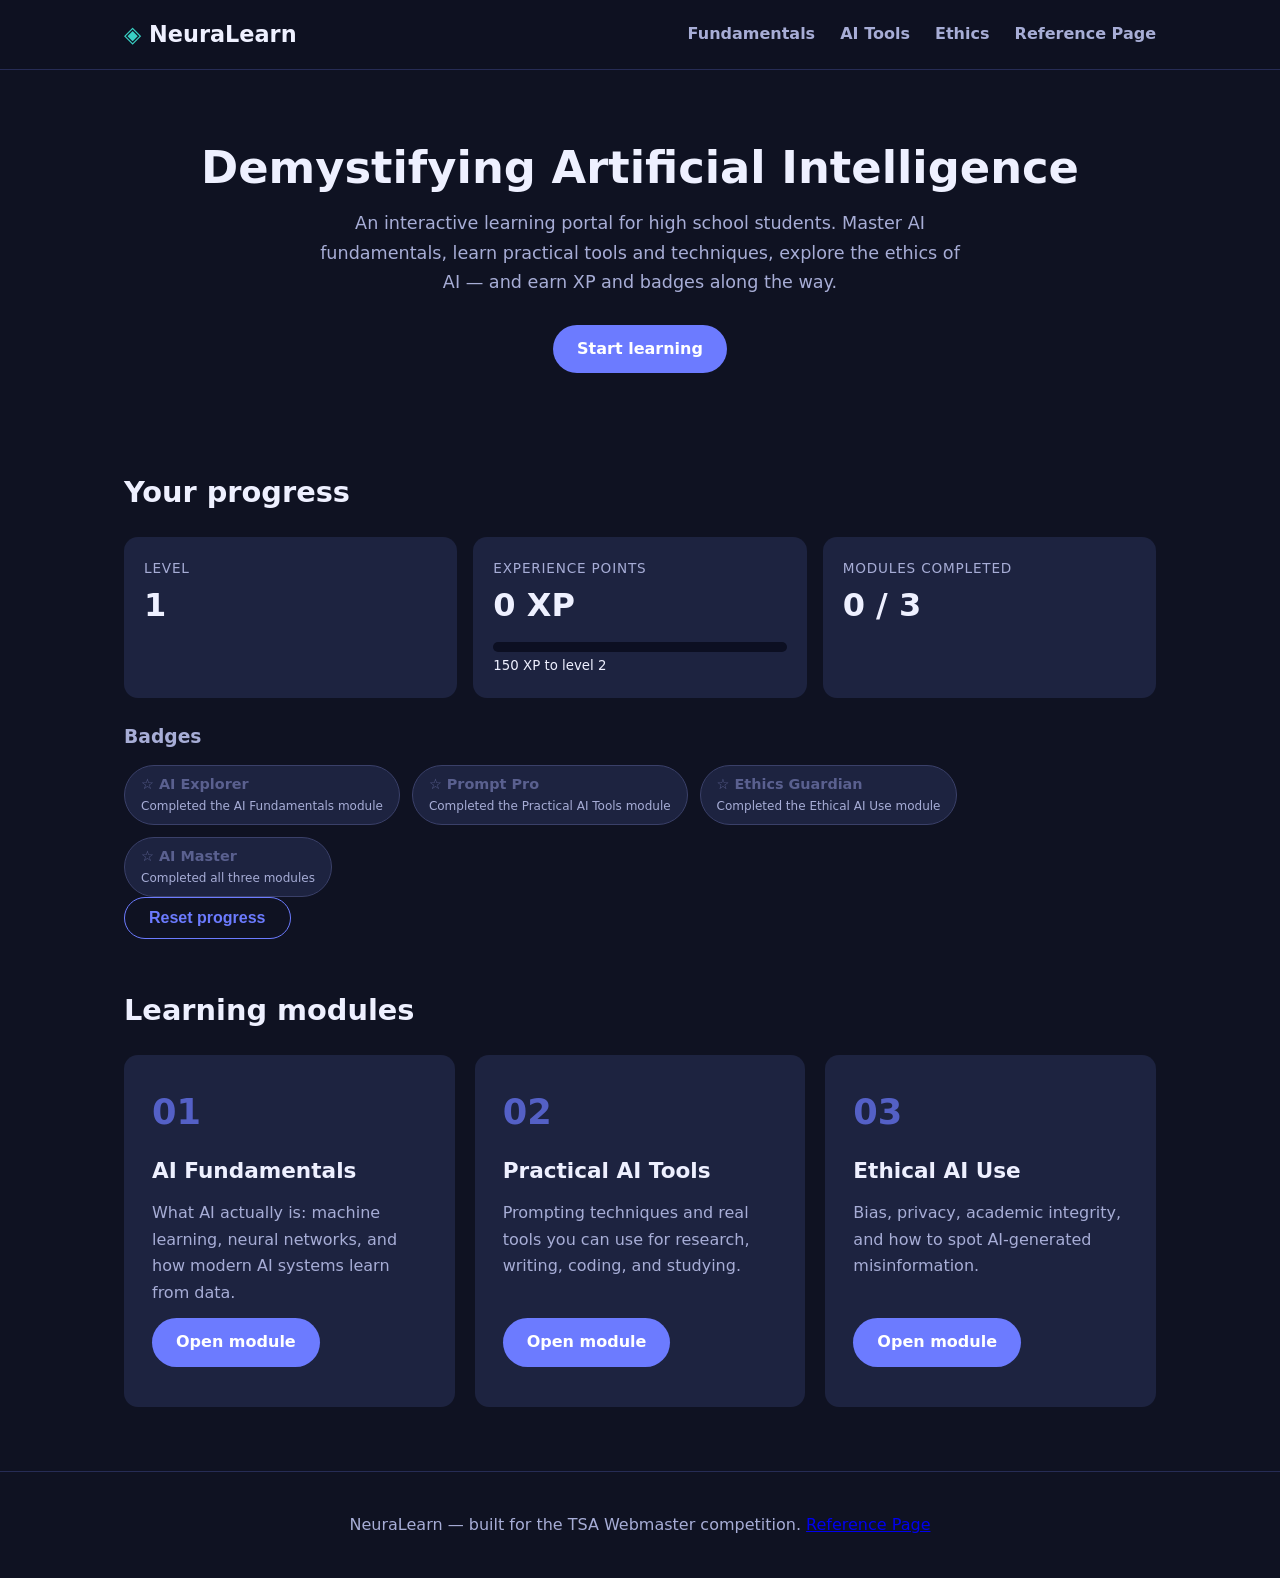
<file: index.html>
<!DOCTYPE html>
<html lang="en">
<head>
  <meta charset="UTF-8" />
  <meta name="viewport" content="width=device-width, initial-scale=1.0" />
  <title>NeuraLearn — AI Learning Portal</title>
  <meta name="description" content="An interactive AI learning portal for high school students. Learn AI fundamentals, practical tools, and ethics — earn XP and badges as you go." />
  <link rel="stylesheet" href="css/style.css" />
</head>
<body>
  <header class="site-header">
    <nav class="nav">
      <a class="logo" href="index.html">NeuraLearn</a>
      <div class="nav-links">
        <a href="learn/fundamentals.html">Fundamentals</a>
        <a href="learn/tools.html">AI Tools</a>
        <a href="learn/ethics.html">Ethics</a>
        <a href="reference.html">Reference Page</a>
      </div>
    </nav>
  </header>

  <main>
    <section class="hero">
      <h1>Demystifying Artificial Intelligence</h1>
      <p>An interactive learning portal for high school students. Master AI fundamentals, learn practical tools and techniques, explore the ethics of AI — and earn XP and badges along the way.</p>
      <a class="btn" href="#modules">Start learning</a>
    </section>

    <section class="dashboard" id="dashboard">
      <h2>Your progress</h2>
      <div class="dash-grid">
        <div class="dash-card">
          <span class="dash-label">Level</span>
          <span class="dash-value" id="dash-level">1</span>
        </div>
        <div class="dash-card">
          <span class="dash-label">Experience points</span>
          <span class="dash-value" id="dash-xp">0 XP</span>
          <div class="xp-bar"><div class="xp-fill" id="dash-xp-fill"></div></div>
          <small id="dash-xp-next"></small>
        </div>
        <div class="dash-card">
          <span class="dash-label">Modules completed</span>
          <span class="dash-value" id="dash-modules">0 / 3</span>
        </div>
      </div>
      <h3>Badges</h3>
      <div class="badges" id="dash-badges"></div>
      <button class="btn btn-ghost" id="reset-progress">Reset progress</button>
    </section>

    <section class="modules" id="modules">
      <h2>Learning modules</h2>
      <div class="cards">
        <article class="card" data-module="fundamentals">
          <div class="card-num">01</div>
          <h3>AI Fundamentals</h3>
          <p>What AI actually is: machine learning, neural networks, and how modern AI systems learn from data.</p>
          <a class="btn" href="learn/fundamentals.html">Open module</a>
          <span class="card-status"></span>
        </article>
        <article class="card" data-module="tools">
          <div class="card-num">02</div>
          <h3>Practical AI Tools</h3>
          <p>Prompting techniques and real tools you can use for research, writing, coding, and studying.</p>
          <a class="btn" href="learn/tools.html">Open module</a>
          <span class="card-status"></span>
        </article>
        <article class="card" data-module="ethics">
          <div class="card-num">03</div>
          <h3>Ethical AI Use</h3>
          <p>Bias, privacy, academic integrity, and how to spot AI-generated misinformation.</p>
          <a class="btn" href="learn/ethics.html">Open module</a>
          <span class="card-status"></span>
        </article>
      </div>
    </section>
  </main>

  <footer class="site-footer">
    <p>NeuraLearn — built for the TSA Webmaster competition. <a href="reference.html">Reference Page</a></p>
  </footer>

  <script src="js/app.js"></script>
  <script>renderDashboard();</script>
</body>
</html>
</file>
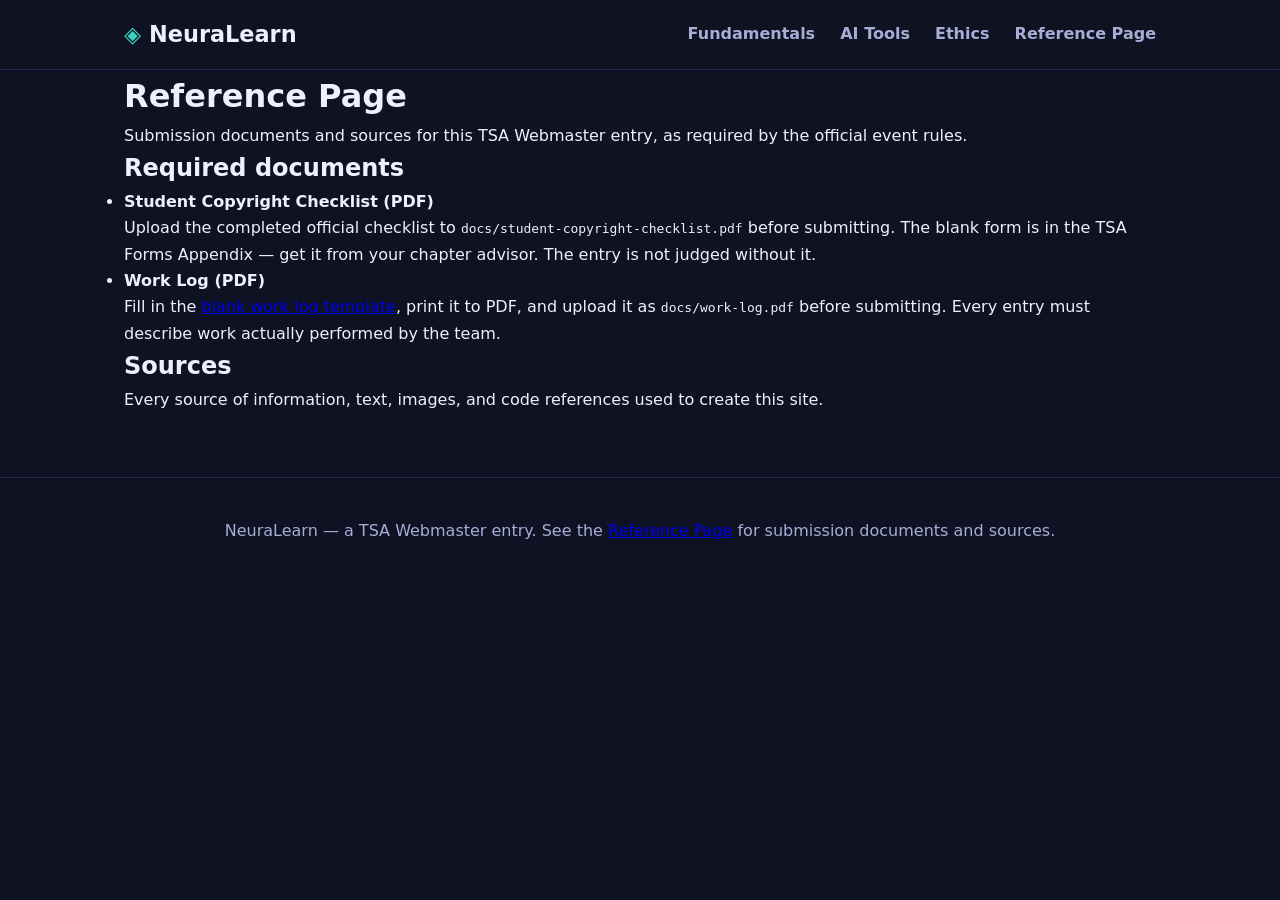
<file: reference.html>
<!DOCTYPE html>
<html lang="en">
<head>
  <meta charset="UTF-8" />
  <meta name="viewport" content="width=device-width, initial-scale=1.0" />
  <title>Reference Page — NeuraLearn</title>
  <meta name="description" content="Reference Page: Student Copyright Checklist, Work Log, and sources for the NeuraLearn TSA Webmaster entry." />
  <link rel="stylesheet" href="css/style.css" />
</head>
<body>
  <header class="site-header">
    <nav class="nav">
      <a class="logo" href="index.html">NeuraLearn</a>
      <div class="nav-links">
        <a href="learn/fundamentals.html">Fundamentals</a>
        <a href="learn/tools.html">AI Tools</a>
        <a href="learn/ethics.html">Ethics</a>
        <a href="reference.html">Reference Page</a>
      </div>
    </nav>
  </header>

  <main class="page">
    <h1>Reference Page</h1>
    <p>Submission documents and sources for this TSA Webmaster entry, as required by the official event rules.</p>

    <section>
      <h2>Required documents</h2>
      <ul class="doc-list">
        <li>
          <strong>Student Copyright Checklist (PDF)</strong>
          <p>Upload the completed official checklist to <code>docs/student-copyright-checklist.pdf</code> before submitting. The blank form is in the TSA Forms Appendix — get it from your chapter advisor. The entry is not judged without it.</p>
        </li>
        <li>
          <strong>Work Log (PDF)</strong>
          <p>Fill in the <a href="docs/work-log-template.html">blank work log template</a>, print it to PDF, and upload it as <code>docs/work-log.pdf</code> before submitting. Every entry must describe work actually performed by the team.</p>
        </li>
      </ul>
    </section>

    <section>
      <h2>Sources</h2>
      <p>Every source of information, text, images, and code references used to create this site.</p>
      <ol class="sources">
        <!-- Add one <li> per source, for example:
        <li>Author. <cite>Title</cite>. Publisher, Year. <a href="https://example.com">example.com</a></li>
        -->
      </ol>
    </section>
  </main>

  <footer class="site-footer">
    <p>NeuraLearn — a TSA Webmaster entry. See the <a href="reference.html">Reference Page</a> for submission documents and sources.</p>
  </footer>
</body>
</html>
</file>
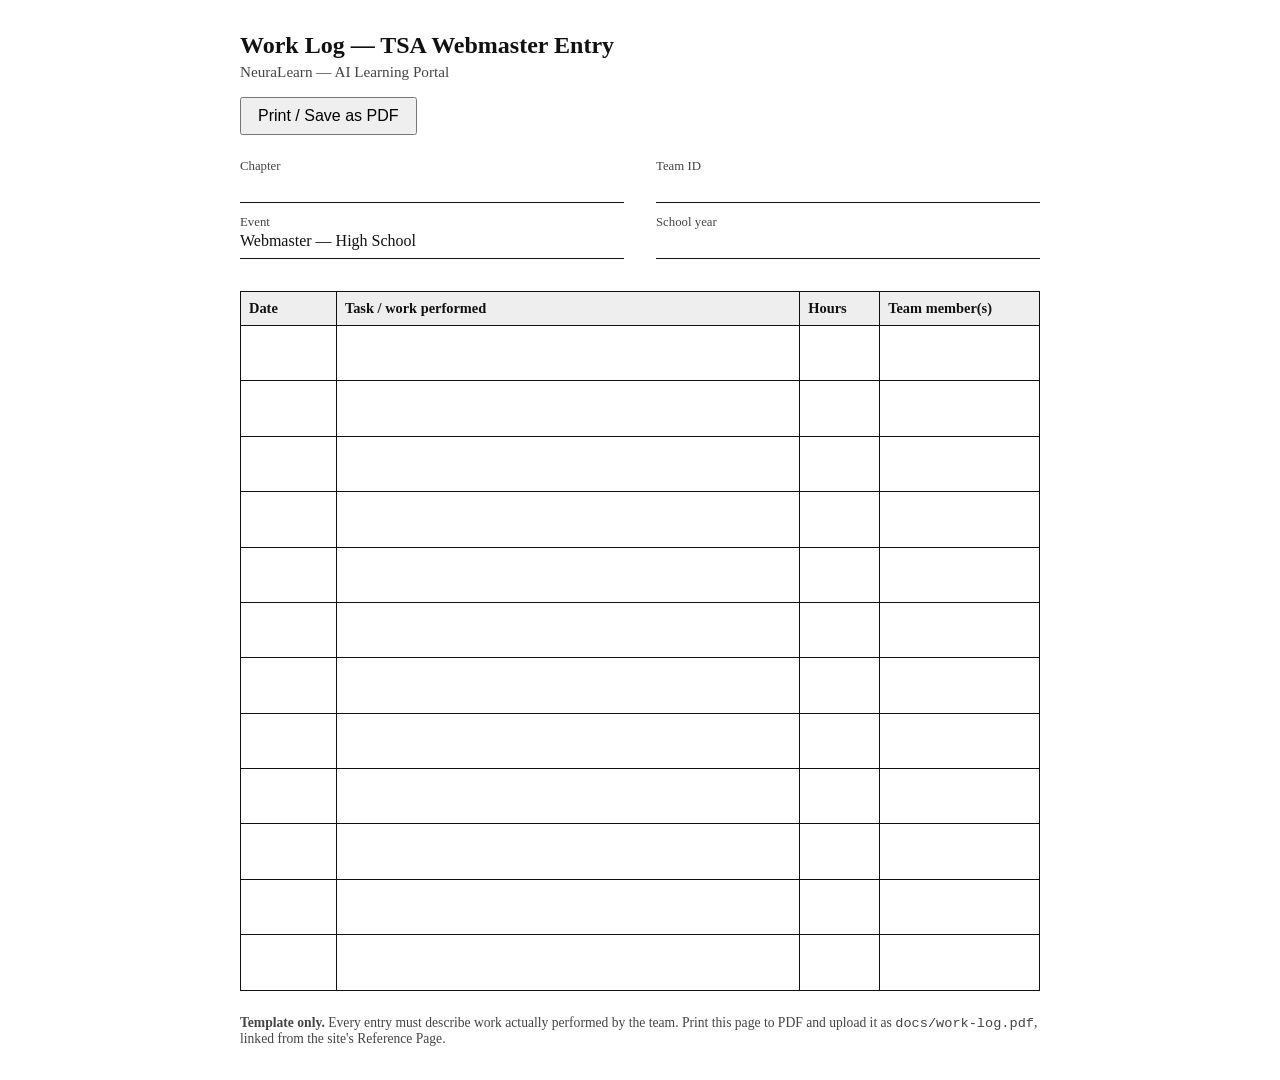
<file: docs/work-log-template.html>
<!DOCTYPE html>
<html lang="en">
<head>
  <meta charset="UTF-8" />
  <meta name="viewport" content="width=device-width, initial-scale=1.0" />
  <title>Work Log Template — NeuraLearn TSA Webmaster Entry</title>
  <style>
    body { font-family: Georgia, serif; max-width: 800px; margin: 2rem auto; padding: 0 1rem; color: #111; }
    h1 { font-size: 1.5rem; margin-bottom: 0.25rem; }
    .subtitle { color: #444; font-size: 0.95rem; margin-top: 0; }
    .meta { display: grid; grid-template-columns: 1fr 1fr; gap: 0.75rem 2rem; margin: 1.5rem 0 2rem; }
    .meta label { font-size: 0.8rem; color: #444; display: block; margin-bottom: 0.15rem; }
    .meta .field { border-bottom: 1px solid #111; min-height: 1.6rem; }
    table { width: 100%; border-collapse: collapse; margin-top: 1rem; }
    th, td { border: 1px solid #111; padding: 0.5rem; text-align: left; font-size: 0.9rem; vertical-align: top; }
    th { background: #eee; }
    td { height: 2.4rem; }
    .note { font-size: 0.85rem; color: #444; margin-top: 1.5rem; }
    .no-print { margin: 1rem 0; }
    .no-print button { font-size: 1rem; padding: 0.5rem 1rem; cursor: pointer; }
    @media print { .no-print { display: none; } body { margin: 0; max-width: none; } }
  </style>
</head>
<body>
  <h1>Work Log — TSA Webmaster Entry</h1>
  <p class="subtitle">NeuraLearn — AI Learning Portal</p>
  <p class="no-print"><button onclick="window.print()">Print / Save as PDF</button></p>

  <div class="meta">
    <div><label>Chapter</label><div class="field"></div></div>
    <div><label>Team ID</label><div class="field"></div></div>
    <div><label>Event</label><div class="field">Webmaster — High School</div></div>
    <div><label>School year</label><div class="field"></div></div>
  </div>

  <table>
    <thead>
      <tr><th style="width:12%">Date</th><th>Task / work performed</th><th style="width:10%">Hours</th><th style="width:20%">Team member(s)</th></tr>
    </thead>
    <tbody>
      <tr><td></td><td></td><td></td><td></td></tr>
      <tr><td></td><td></td><td></td><td></td></tr>
      <tr><td></td><td></td><td></td><td></td></tr>
      <tr><td></td><td></td><td></td><td></td></tr>
      <tr><td></td><td></td><td></td><td></td></tr>
      <tr><td></td><td></td><td></td><td></td></tr>
      <tr><td></td><td></td><td></td><td></td></tr>
      <tr><td></td><td></td><td></td><td></td></tr>
      <tr><td></td><td></td><td></td><td></td></tr>
      <tr><td></td><td></td><td></td><td></td></tr>
      <tr><td></td><td></td><td></td><td></td></tr>
      <tr><td></td><td></td><td></td><td></td></tr>
    </tbody>
  </table>

  <p class="note"><strong>Template only.</strong> Every entry must describe work actually performed by the team. Print this page to PDF and upload it as <code>docs/work-log.pdf</code>, linked from the site's Reference Page.</p>
</body>
</html>
</file>
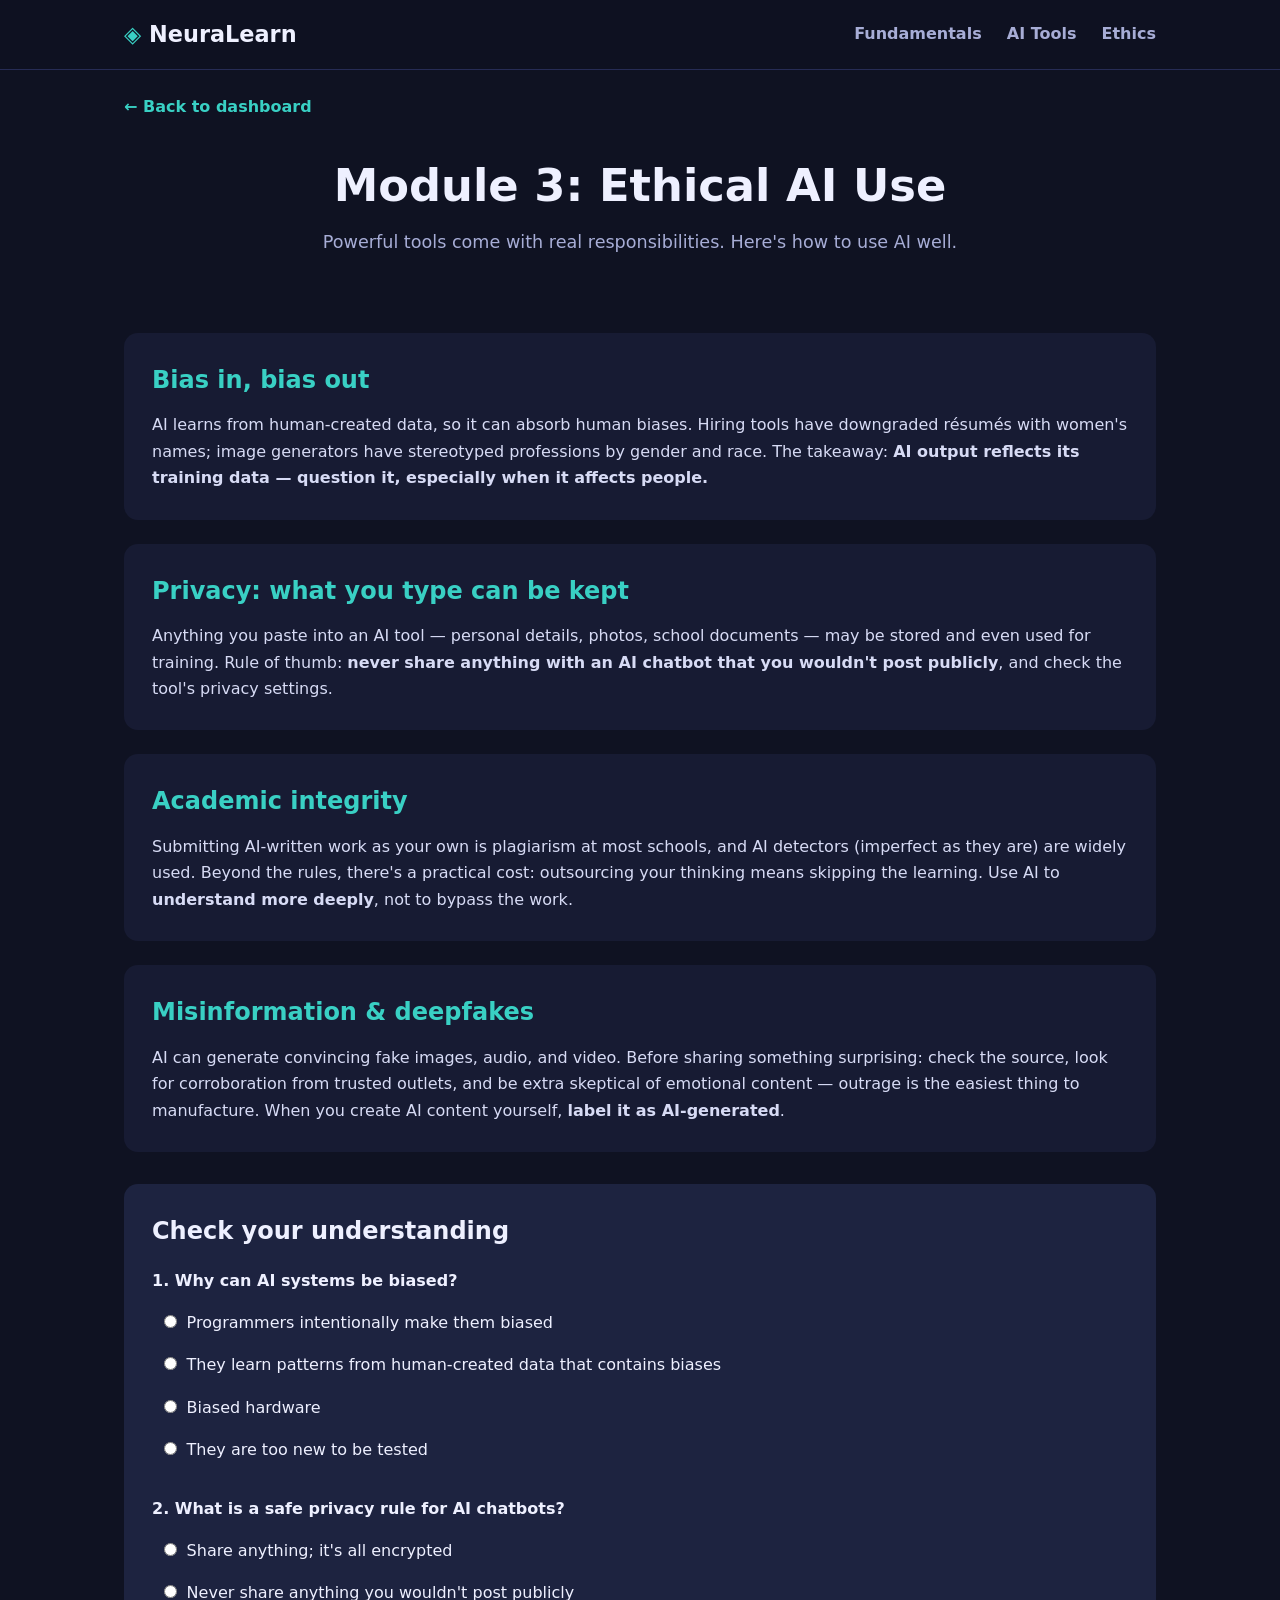
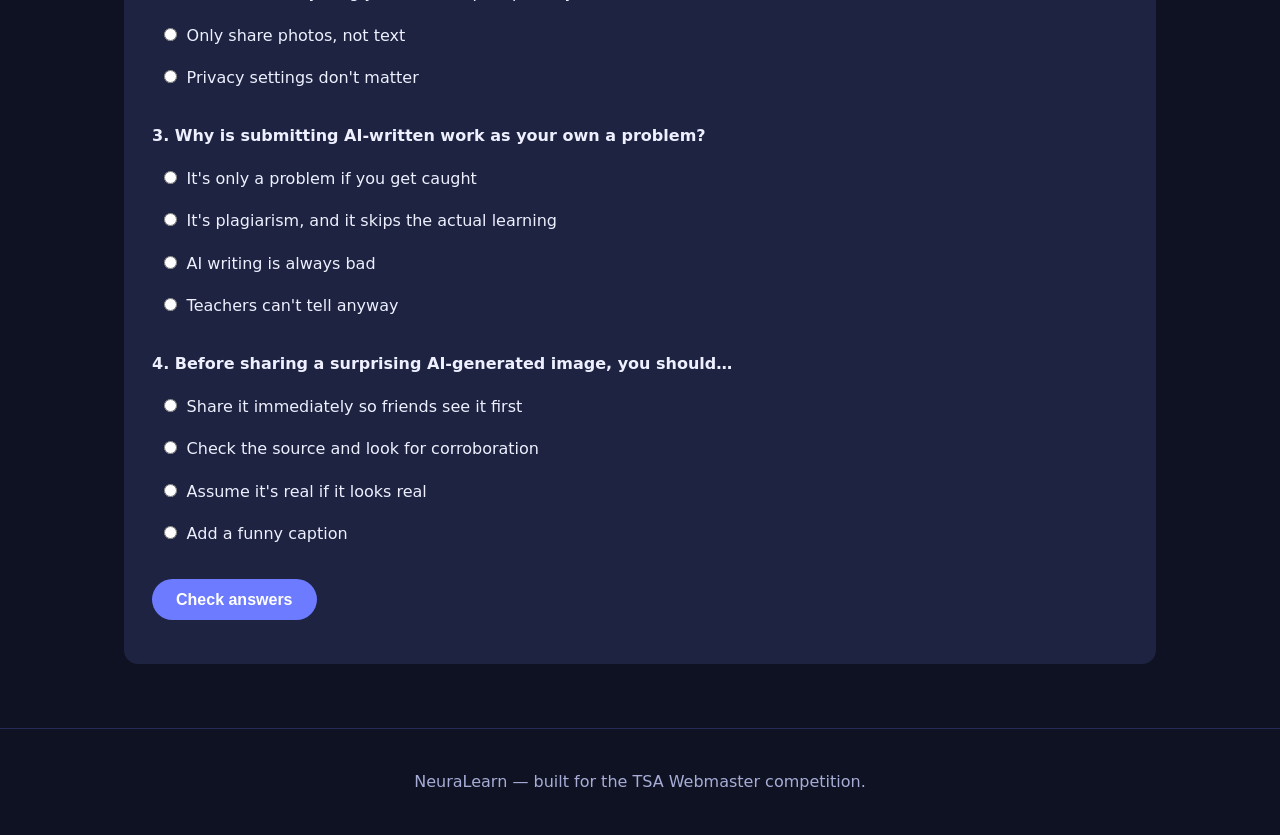
<file: learn/ethics.html>
<!DOCTYPE html>
<html lang="en">
<head>
  <meta charset="UTF-8" />
  <meta name="viewport" content="width=device-width, initial-scale=1.0" />
  <title>Ethical AI Use — NeuraLearn</title>
  <link rel="stylesheet" href="../css/style.css" />
</head>
<body>
  <header class="site-header">
    <nav class="nav">
      <a class="logo" href="../index.html">NeuraLearn</a>
      <div class="nav-links">
        <a href="fundamentals.html">Fundamentals</a>
        <a href="tools.html">AI Tools</a>
        <a href="ethics.html">Ethics</a>
      </div>
    </nav>
  </header>

  <main>
    <a class="back-link" href="../index.html">← Back to dashboard</a>
    <section class="hero" style="padding-top:1rem">
      <h1>Module 3: Ethical AI Use</h1>
      <p>Powerful tools come with real responsibilities. Here's how to use AI well.</p>
    </section>

    <section class="lesson">
      <h2>Bias in, bias out</h2>
      <p>AI learns from human-created data, so it can absorb human biases. Hiring tools have downgraded résumés with women's names; image generators have stereotyped professions by gender and race. The takeaway: <strong>AI output reflects its training data — question it, especially when it affects people.</strong></p>
    </section>

    <section class="lesson">
      <h2>Privacy: what you type can be kept</h2>
      <p>Anything you paste into an AI tool — personal details, photos, school documents — may be stored and even used for training. Rule of thumb: <strong>never share anything with an AI chatbot that you wouldn't post publicly</strong>, and check the tool's privacy settings.</p>
    </section>

    <section class="lesson">
      <h2>Academic integrity</h2>
      <p>Submitting AI-written work as your own is plagiarism at most schools, and AI detectors (imperfect as they are) are widely used. Beyond the rules, there's a practical cost: outsourcing your thinking means skipping the learning. Use AI to <strong>understand more deeply</strong>, not to bypass the work.</p>
    </section>

    <section class="lesson">
      <h2>Misinformation &amp; deepfakes</h2>
      <p>AI can generate convincing fake images, audio, and video. Before sharing something surprising: check the source, look for corroboration from trusted outlets, and be extra skeptical of emotional content — outrage is the easiest thing to manufacture. When you create AI content yourself, <strong>label it as AI-generated</strong>.</p>
    </section>

    <section class="quiz" id="quiz">
      <h2>Check your understanding</h2>
    </section>
  </main>

  <footer class="site-footer"><p>NeuraLearn — built for the TSA Webmaster competition.</p></footer>

  <script src="../js/app.js"></script>
  <script>
    initQuiz("ethics", [
      { q: "Why can AI systems be biased?",
        choices: ["Programmers intentionally make them biased", "They learn patterns from human-created data that contains biases", "Biased hardware", "They are too new to be tested"],
        answer: 1 },
      { q: "What is a safe privacy rule for AI chatbots?",
        choices: ["Share anything; it's all encrypted", "Never share anything you wouldn't post publicly", "Only share photos, not text", "Privacy settings don't matter"],
        answer: 1 },
      { q: "Why is submitting AI-written work as your own a problem?",
        choices: ["It's only a problem if you get caught", "It's plagiarism, and it skips the actual learning", "AI writing is always bad", "Teachers can't tell anyway"],
        answer: 1 },
      { q: "Before sharing a surprising AI-generated image, you should…",
        choices: ["Share it immediately so friends see it first", "Check the source and look for corroboration", "Assume it's real if it looks real", "Add a funny caption"],
        answer: 1 }
    ]);
  </script>
</body>
</html>
</file>
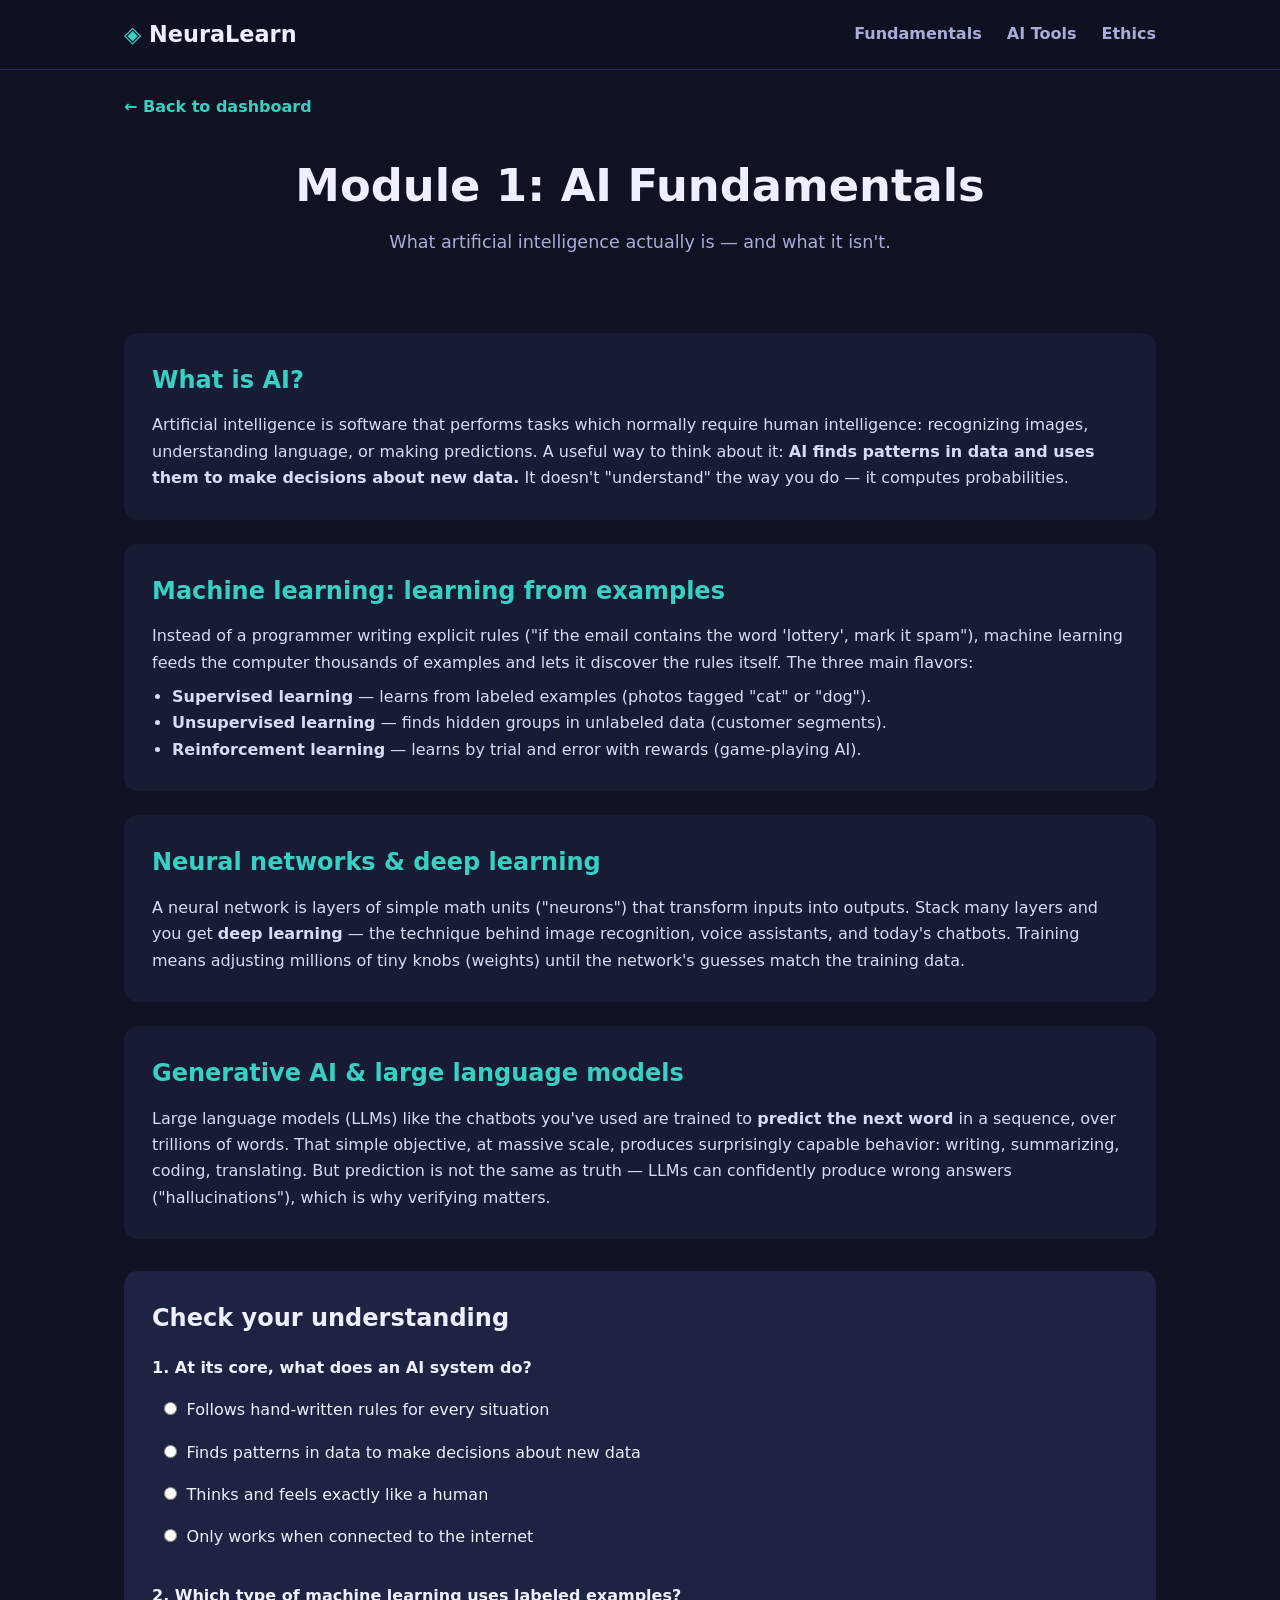
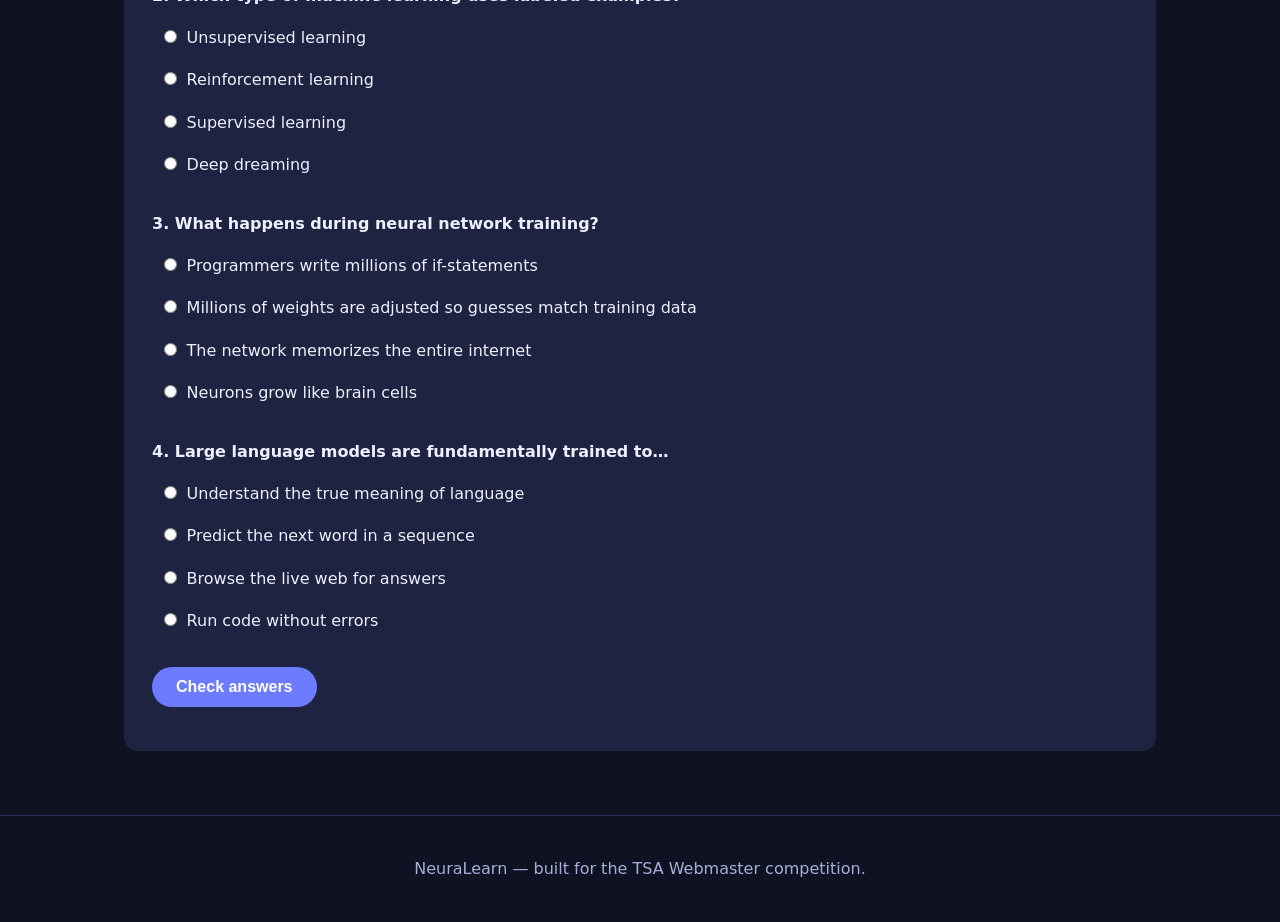
<file: learn/fundamentals.html>
<!DOCTYPE html>
<html lang="en">
<head>
  <meta charset="UTF-8" />
  <meta name="viewport" content="width=device-width, initial-scale=1.0" />
  <title>AI Fundamentals — NeuraLearn</title>
  <link rel="stylesheet" href="../css/style.css" />
</head>
<body>
  <header class="site-header">
    <nav class="nav">
      <a class="logo" href="../index.html">NeuraLearn</a>
      <div class="nav-links">
        <a href="fundamentals.html">Fundamentals</a>
        <a href="tools.html">AI Tools</a>
        <a href="ethics.html">Ethics</a>
      </div>
    </nav>
  </header>

  <main>
    <a class="back-link" href="../index.html">← Back to dashboard</a>
    <section class="hero" style="padding-top:1rem">
      <h1>Module 1: AI Fundamentals</h1>
      <p>What artificial intelligence actually is — and what it isn't.</p>
    </section>

    <section class="lesson">
      <h2>What is AI?</h2>
      <p>Artificial intelligence is software that performs tasks which normally require human intelligence: recognizing images, understanding language, or making predictions. A useful way to think about it: <strong>AI finds patterns in data and uses them to make decisions about new data.</strong> It doesn't "understand" the way you do — it computes probabilities.</p>
    </section>

    <section class="lesson">
      <h2>Machine learning: learning from examples</h2>
      <p>Instead of a programmer writing explicit rules ("if the email contains the word 'lottery', mark it spam"), machine learning feeds the computer thousands of examples and lets it discover the rules itself. The three main flavors:</p>
      <ul>
        <li><strong>Supervised learning</strong> — learns from labeled examples (photos tagged "cat" or "dog").</li>
        <li><strong>Unsupervised learning</strong> — finds hidden groups in unlabeled data (customer segments).</li>
        <li><strong>Reinforcement learning</strong> — learns by trial and error with rewards (game-playing AI).</li>
      </ul>
    </section>

    <section class="lesson">
      <h2>Neural networks &amp; deep learning</h2>
      <p>A neural network is layers of simple math units ("neurons") that transform inputs into outputs. Stack many layers and you get <strong>deep learning</strong> — the technique behind image recognition, voice assistants, and today's chatbots. Training means adjusting millions of tiny knobs (weights) until the network's guesses match the training data.</p>
    </section>

    <section class="lesson">
      <h2>Generative AI &amp; large language models</h2>
      <p>Large language models (LLMs) like the chatbots you've used are trained to <strong>predict the next word</strong> in a sequence, over trillions of words. That simple objective, at massive scale, produces surprisingly capable behavior: writing, summarizing, coding, translating. But prediction is not the same as truth — LLMs can confidently produce wrong answers ("hallucinations"), which is why verifying matters.</p>
    </section>

    <section class="quiz" id="quiz">
      <h2>Check your understanding</h2>
    </section>
  </main>

  <footer class="site-footer"><p>NeuraLearn — built for the TSA Webmaster competition.</p></footer>

  <script src="../js/app.js"></script>
  <script>
    initQuiz("fundamentals", [
      { q: "At its core, what does an AI system do?",
        choices: ["Follows hand-written rules for every situation", "Finds patterns in data to make decisions about new data", "Thinks and feels exactly like a human", "Only works when connected to the internet"],
        answer: 1 },
      { q: "Which type of machine learning uses labeled examples?",
        choices: ["Unsupervised learning", "Reinforcement learning", "Supervised learning", "Deep dreaming"],
        answer: 2 },
      { q: "What happens during neural network training?",
        choices: ["Programmers write millions of if-statements", "Millions of weights are adjusted so guesses match training data", "The network memorizes the entire internet", "Neurons grow like brain cells"],
        answer: 1 },
      { q: "Large language models are fundamentally trained to…",
        choices: ["Understand the true meaning of language", "Predict the next word in a sequence", "Browse the live web for answers", "Run code without errors"],
        answer: 1 }
    ]);
  </script>
</body>
</html>
</file>
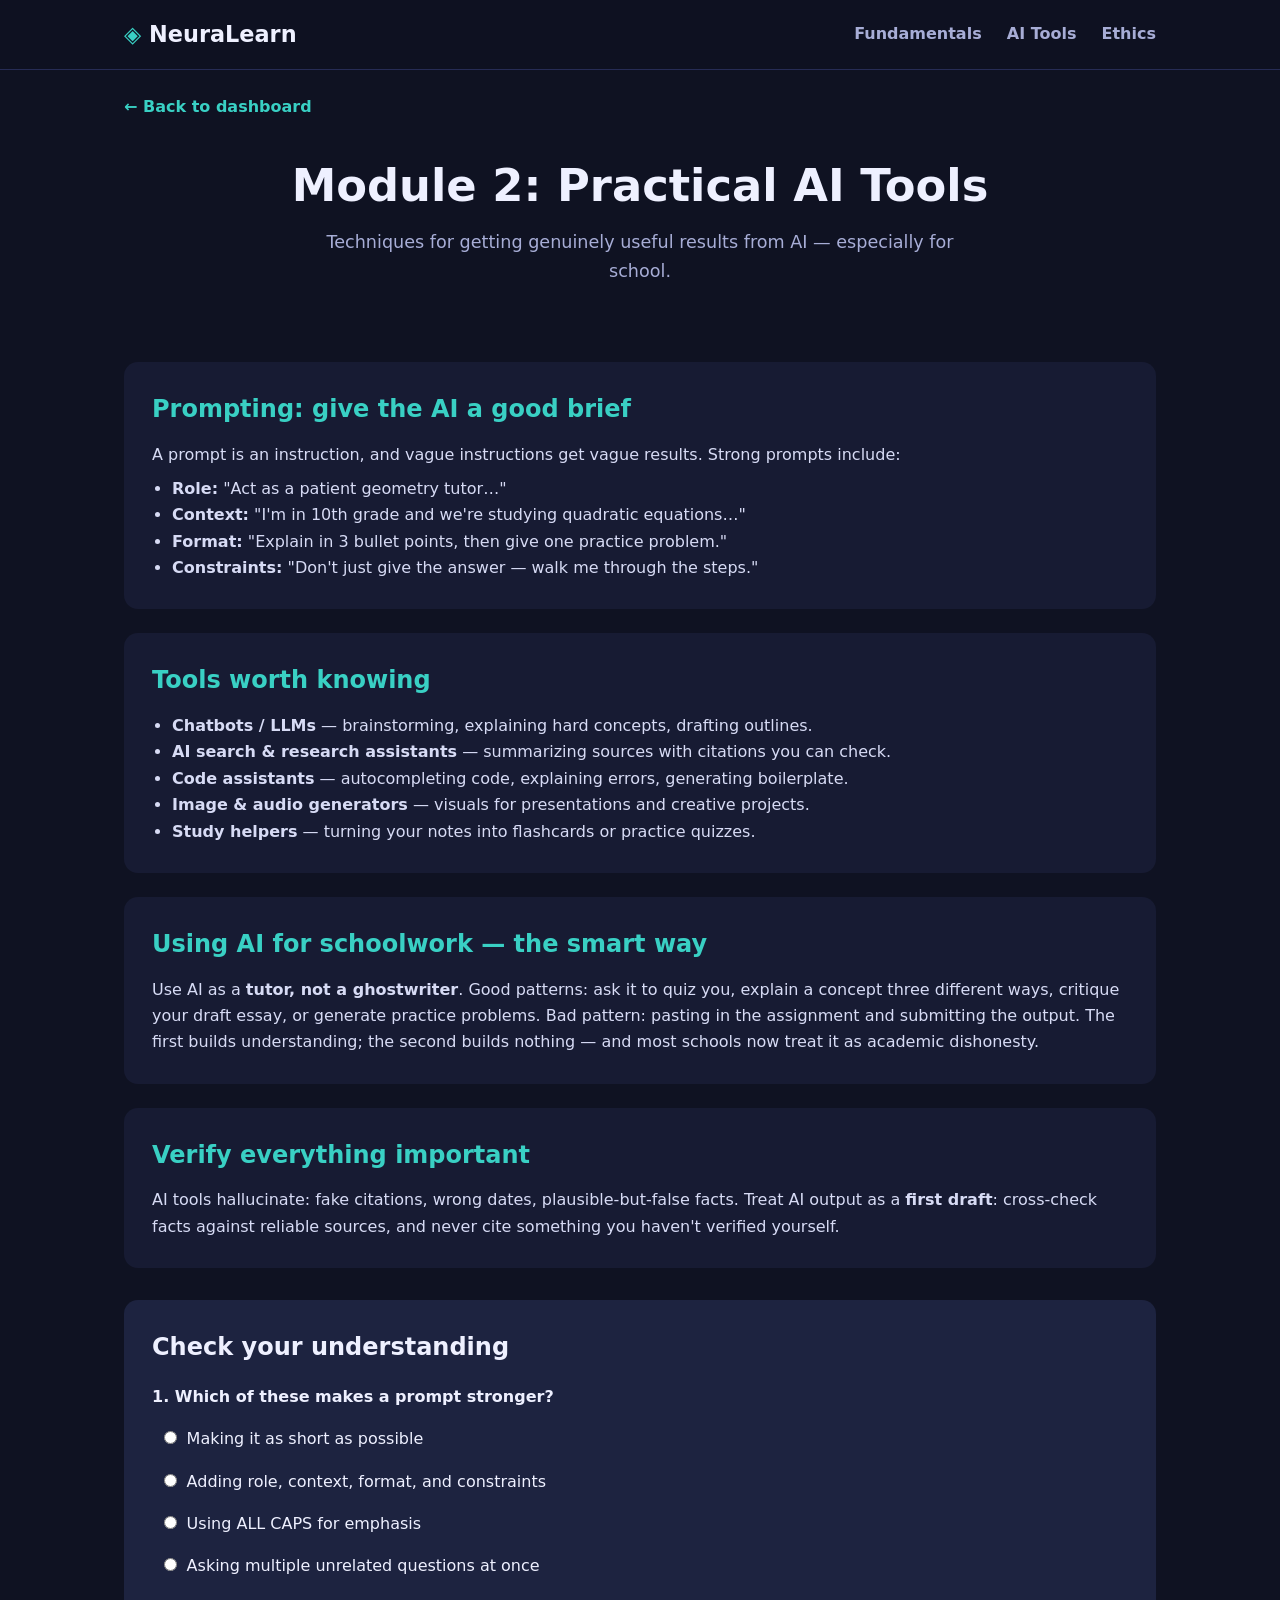
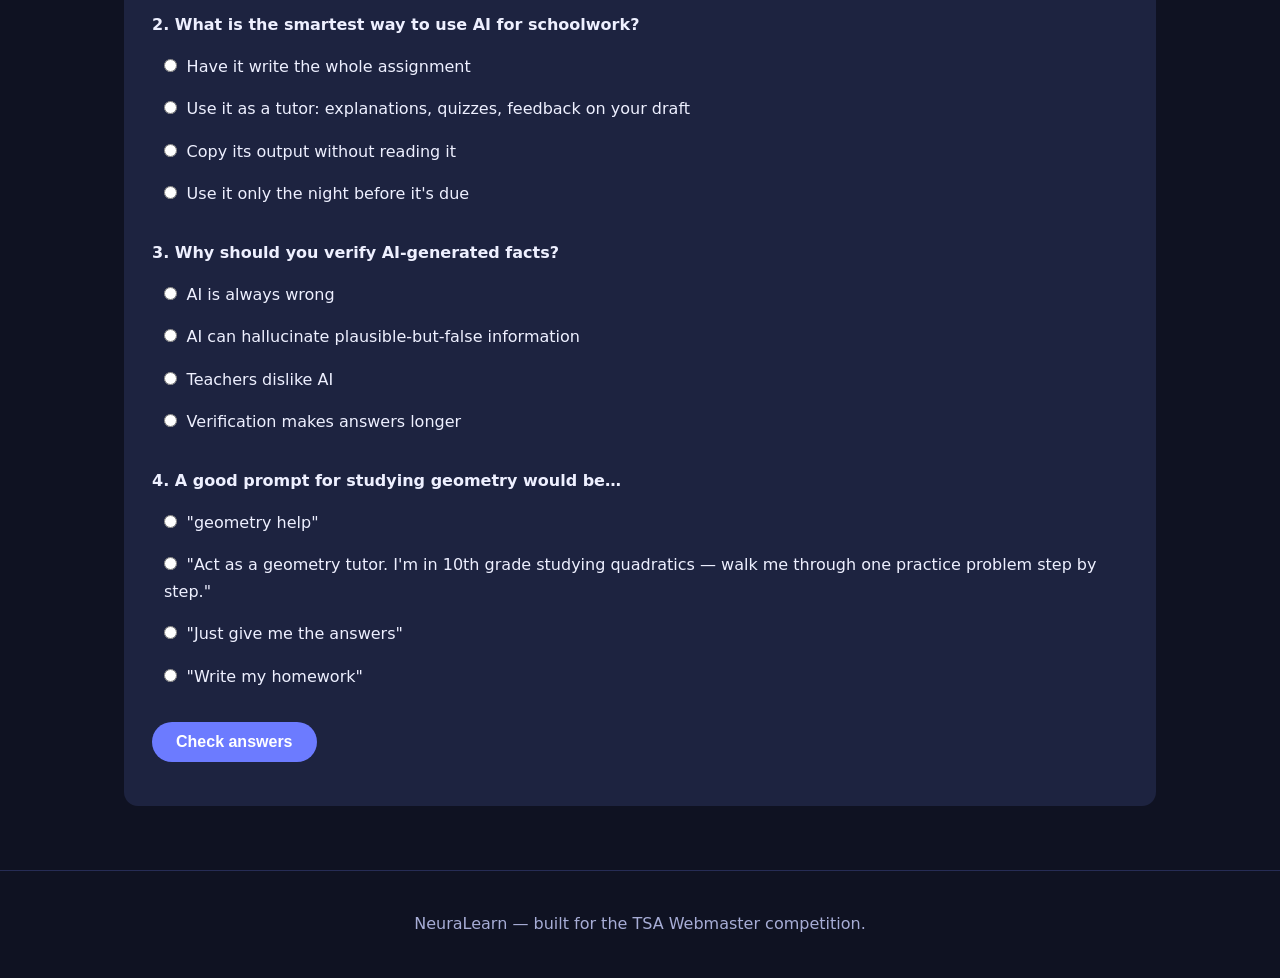
<file: learn/tools.html>
<!DOCTYPE html>
<html lang="en">
<head>
  <meta charset="UTF-8" />
  <meta name="viewport" content="width=device-width, initial-scale=1.0" />
  <title>Practical AI Tools — NeuraLearn</title>
  <link rel="stylesheet" href="../css/style.css" />
</head>
<body>
  <header class="site-header">
    <nav class="nav">
      <a class="logo" href="../index.html">NeuraLearn</a>
      <div class="nav-links">
        <a href="fundamentals.html">Fundamentals</a>
        <a href="tools.html">AI Tools</a>
        <a href="ethics.html">Ethics</a>
      </div>
    </nav>
  </header>

  <main>
    <a class="back-link" href="../index.html">← Back to dashboard</a>
    <section class="hero" style="padding-top:1rem">
      <h1>Module 2: Practical AI Tools</h1>
      <p>Techniques for getting genuinely useful results from AI — especially for school.</p>
    </section>

    <section class="lesson">
      <h2>Prompting: give the AI a good brief</h2>
      <p>A prompt is an instruction, and vague instructions get vague results. Strong prompts include:</p>
      <ul>
        <li><strong>Role:</strong> "Act as a patient geometry tutor…"</li>
        <li><strong>Context:</strong> "I'm in 10th grade and we're studying quadratic equations…"</li>
        <li><strong>Format:</strong> "Explain in 3 bullet points, then give one practice problem."</li>
        <li><strong>Constraints:</strong> "Don't just give the answer — walk me through the steps."</li>
      </ul>
    </section>

    <section class="lesson">
      <h2>Tools worth knowing</h2>
      <ul>
        <li><strong>Chatbots / LLMs</strong> — brainstorming, explaining hard concepts, drafting outlines.</li>
        <li><strong>AI search &amp; research assistants</strong> — summarizing sources with citations you can check.</li>
        <li><strong>Code assistants</strong> — autocompleting code, explaining errors, generating boilerplate.</li>
        <li><strong>Image &amp; audio generators</strong> — visuals for presentations and creative projects.</li>
        <li><strong>Study helpers</strong> — turning your notes into flashcards or practice quizzes.</li>
      </ul>
    </section>

    <section class="lesson">
      <h2>Using AI for schoolwork — the smart way</h2>
      <p>Use AI as a <strong>tutor, not a ghostwriter</strong>. Good patterns: ask it to quiz you, explain a concept three different ways, critique your draft essay, or generate practice problems. Bad pattern: pasting in the assignment and submitting the output. The first builds understanding; the second builds nothing — and most schools now treat it as academic dishonesty.</p>
    </section>

    <section class="lesson">
      <h2>Verify everything important</h2>
      <p>AI tools hallucinate: fake citations, wrong dates, plausible-but-false facts. Treat AI output as a <strong>first draft</strong>: cross-check facts against reliable sources, and never cite something you haven't verified yourself.</p>
    </section>

    <section class="quiz" id="quiz">
      <h2>Check your understanding</h2>
    </section>
  </main>

  <footer class="site-footer"><p>NeuraLearn — built for the TSA Webmaster competition.</p></footer>

  <script src="../js/app.js"></script>
  <script>
    initQuiz("tools", [
      { q: "Which of these makes a prompt stronger?",
        choices: ["Making it as short as possible", "Adding role, context, format, and constraints", "Using ALL CAPS for emphasis", "Asking multiple unrelated questions at once"],
        answer: 1 },
      { q: "What is the smartest way to use AI for schoolwork?",
        choices: ["Have it write the whole assignment", "Use it as a tutor: explanations, quizzes, feedback on your draft", "Copy its output without reading it", "Use it only the night before it's due"],
        answer: 1 },
      { q: "Why should you verify AI-generated facts?",
        choices: ["AI is always wrong", "AI can hallucinate plausible-but-false information", "Teachers dislike AI", "Verification makes answers longer"],
        answer: 1 },
      { q: "A good prompt for studying geometry would be…",
        choices: ["\"geometry help\"", "\"Act as a geometry tutor. I'm in 10th grade studying quadratics — walk me through one practice problem step by step.\"", "\"Just give me the answers\"", "\"Write my homework\""],
        answer: 1 }
    ]);
  </script>
</body>
</html>
</file>
<file: css/style.css>
:root {
  --bg: #0f1222;
  --bg-soft: #171b33;
  --card: #1d2340;
  --text: #eef0ff;
  --muted: #a7add6;
  --accent: #6c7bff;
  --accent-2: #39d0c4;
  --gold: #ffcf5c;
  --radius: 14px;
}

* { box-sizing: border-box; margin: 0; padding: 0; }

body {
  font-family: "Segoe UI", system-ui, -apple-system, sans-serif;
  background: var(--bg);
  color: var(--text);
  line-height: 1.65;
}

.site-header {
  background: rgba(15, 18, 34, 0.9);
  border-bottom: 1px solid #262c55;
  position: sticky;
  top: 0;
  z-index: 10;
}

.nav {
  max-width: 1080px;
  margin: 0 auto;
  padding: 1rem 1.5rem;
  display: flex;
  justify-content: space-between;
  align-items: center;
}

.logo { font-size: 1.4rem; font-weight: 800; color: var(--text); text-decoration: none; }
.logo::before { content: "◈ "; color: var(--accent-2); }

.nav-links a {
  color: var(--muted);
  text-decoration: none;
  margin-left: 1.25rem;
  font-weight: 600;
}
.nav-links a:hover { color: var(--text); }

main { max-width: 1080px; margin: 0 auto; padding: 0 1.5rem 4rem; }

.hero { text-align: center; padding: 4.5rem 1rem 3rem; }
.hero h1 { font-size: 2.8rem; line-height: 1.15; margin-bottom: 1rem; }
.hero p { color: var(--muted); max-width: 640px; margin: 0 auto 1.75rem; font-size: 1.1rem; }

.btn {
  display: inline-block;
  background: var(--accent);
  color: #fff;
  padding: 0.7rem 1.5rem;
  border-radius: 999px;
  text-decoration: none;
  font-weight: 700;
  border: none;
  cursor: pointer;
  font-size: 1rem;
}
.btn:hover { filter: brightness(1.12); }
.btn-ghost { background: transparent; border: 1px solid var(--accent); color: var(--accent); }

.dashboard, .modules { margin-top: 3rem; }
.dashboard h2, .modules h2 { font-size: 1.8rem; margin-bottom: 1.25rem; }
.dashboard h3 { margin: 1.5rem 0 0.75rem; color: var(--muted); }

.dash-grid { display: grid; grid-template-columns: repeat(auto-fit, minmax(220px, 1fr)); gap: 1rem; }
.dash-card {
  background: var(--card);
  border-radius: var(--radius);
  padding: 1.25rem;
}
.dash-label { display: block; color: var(--muted); font-size: 0.85rem; text-transform: uppercase; letter-spacing: 0.06em; }
.dash-value { font-size: 2rem; font-weight: 800; }

.xp-bar { background: #0c0f22; border-radius: 999px; height: 10px; margin-top: 0.6rem; overflow: hidden; }
.xp-fill { background: linear-gradient(90deg, var(--accent), var(--accent-2)); height: 100%; width: 0%; transition: width 0.5s; }

.badges { display: flex; flex-wrap: wrap; gap: 0.75rem; }
.badge {
  background: var(--card);
  border: 1px solid var(--gold);
  color: var(--gold);
  border-radius: 999px;
  padding: 0.45rem 1rem;
  font-weight: 700;
  font-size: 0.9rem;
}
.badge.locked { border-color: #3a4069; color: #5a608f; }
.badge small { display: block; color: var(--muted); font-weight: 400; }

.cards { display: grid; grid-template-columns: repeat(auto-fit, minmax(280px, 1fr)); gap: 1.25rem; }
.card {
  background: var(--card);
  border-radius: var(--radius);
  padding: 1.75rem;
  display: flex;
  flex-direction: column;
  gap: 0.75rem;
  position: relative;
}
.card-num { font-size: 2.2rem; font-weight: 800; color: var(--accent); opacity: 0.7; }
.card h3 { font-size: 1.35rem; }
.card p { color: var(--muted); flex: 1; }
.card .btn { align-self: flex-start; }
.card-status { font-size: 0.85rem; font-weight: 700; color: var(--accent-2); }

.lesson { background: var(--bg-soft); border-radius: var(--radius); padding: 1.75rem; margin-bottom: 1.5rem; }
.lesson h2 { margin-bottom: 0.75rem; color: var(--accent-2); }
.lesson p, .lesson li { color: #d7dbf5; }
.lesson ul { padding-left: 1.25rem; margin-top: 0.5rem; }

.quiz { background: var(--card); border-radius: var(--radius); padding: 1.75rem; margin-top: 2rem; }
.quiz h2 { margin-bottom: 1rem; }
.q { margin-bottom: 1.5rem; }
.q p { font-weight: 700; margin-bottom: 0.5rem; }
.q label { display: block; padding: 0.5rem 0.75rem; border-radius: 8px; cursor: pointer; }
.q label:hover { background: #262c55; }
.q input { margin-right: 0.6rem; }
.q.correct label:has(input:checked) { background: rgba(57, 208, 196, 0.2); }
.q.wrong label:has(input:checked) { background: rgba(255, 92, 92, 0.2); }
.quiz-result { margin-top: 1rem; font-size: 1.1rem; font-weight: 700; }
.new-badge { color: var(--gold); }

.back-link { display: inline-block; margin: 1.5rem 0; color: var(--accent-2); text-decoration: none; font-weight: 700; }

.site-footer { text-align: center; color: var(--muted); padding: 2.5rem 1rem; border-top: 1px solid #262c55; }

@media (max-width: 640px) {
  .hero h1 { font-size: 2rem; }
  .nav-links a { margin-left: 0.75rem; }
}
</file>
